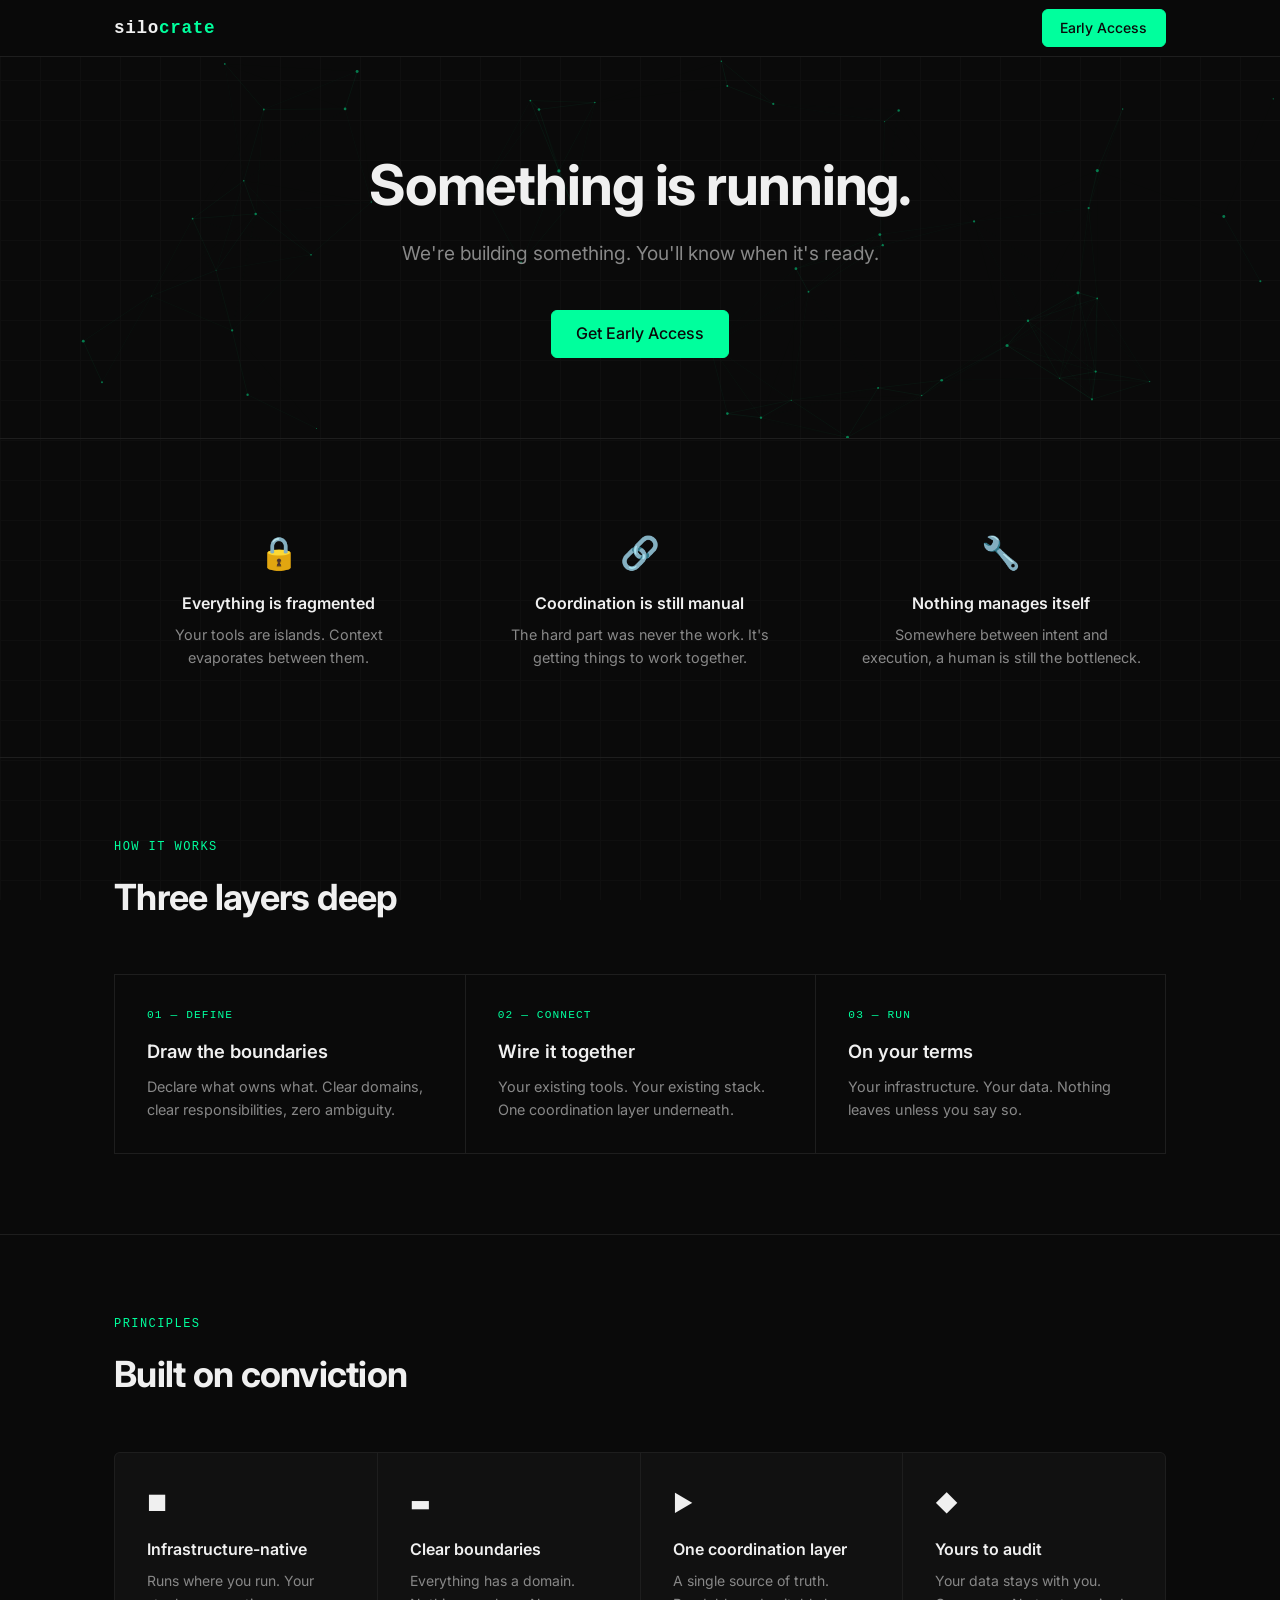
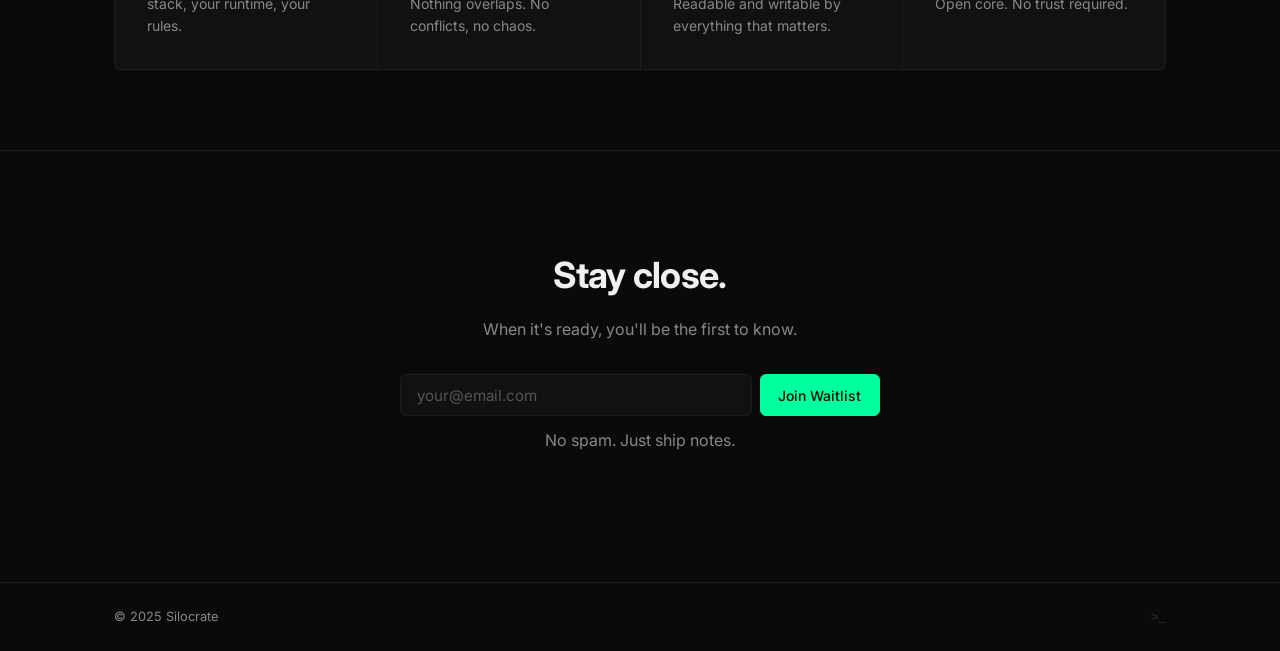
<file: index.html>
<!doctype html>
<html lang="en">
  <head>
    <meta charset="UTF-8" />
    <meta name="viewport" content="width=device-width, initial-scale=1.0" />
    <title>Silocrate</title>
    <meta name="description" content="Not everything announces itself." />
    <meta name="robots" content="index, follow" />

    <!-- Open Graph -->
    <meta property="og:title" content="Silocrate" />
    <meta property="og:description" content="Not everything announces itself." />
    <meta property="og:type" content="website" />
    <meta property="og:url" content="https://silocrate.com" />

    <!-- Favicon -->
    <link rel="icon" href="data:image/svg+xml,<svg xmlns='http://www.w3.org/2000/svg' viewBox='0 0 100 100'><text y='.9em' font-size='90'>▦</text></svg>" />

    <!-- Fonts -->
    <link rel="preconnect" href="https://fonts.googleapis.com" />
    <link rel="preconnect" href="https://fonts.gstatic.com" crossorigin />
    <link href="https://fonts.googleapis.com/css2?family=Inter:wght@400;500;600;700&display=swap" rel="stylesheet" />

    <link rel="stylesheet" href="assets/css/main.css" />
  </head>
  <body>

    <!-- Nav -->
    <nav>
      <div class="container">
        <a href="/" class="nav-logo">silo<span>crate</span></a>
        <a href="#waitlist" class="btn btn-primary">Early Access</a>
      </div>
    </nav>

    <!-- Hero -->
    <section class="hero">
      <canvas id="hero-canvas" aria-hidden="true"></canvas>
      <div class="container">
        <h1>Something is running.</h1>
        <p>
          We're building something. You'll know when it's ready.
        </p>
        <div class="hero-ctas">
          <a href="#waitlist" class="btn btn-primary">Get Early Access</a>
        </div>
      </div>
    </section>

    <!-- Problem strip -->
    <section class="problems">
      <div class="container">
        <div class="problems-grid">
          <div class="problem-item">
            <span class="problem-icon">🔒</span>
            <h3>Everything is fragmented</h3>
            <p>Your tools are islands. Context evaporates between them.</p>
          </div>
          <div class="problem-item">
            <span class="problem-icon">🔗</span>
            <h3>Coordination is still manual</h3>
            <p>The hard part was never the work. It's getting things to work together.</p>
          </div>
          <div class="problem-item">
            <span class="problem-icon">🔧</span>
            <h3>Nothing manages itself</h3>
            <p>Somewhere between intent and execution, a human is still the bottleneck.</p>
          </div>
        </div>
      </div>
    </section>

    <!-- How it works -->
    <section class="how">
      <div class="container">
        <span class="section-label">How it works</span>
        <h2 class="section-title">Three layers deep</h2>
        <div class="steps">
          <div class="step">
            <span class="step-num">01 — Define</span>
            <h3>Draw the boundaries</h3>
            <p>Declare what owns what. Clear domains, clear responsibilities, zero ambiguity.</p>
          </div>
          <div class="step">
            <span class="step-num">02 — Connect</span>
            <h3>Wire it together</h3>
            <p>Your existing tools. Your existing stack. One coordination layer underneath.</p>
          </div>
          <div class="step">
            <span class="step-num">03 — Run</span>
            <h3>On your terms</h3>
            <p>Your infrastructure. Your data. Nothing leaves unless you say so.</p>
          </div>
        </div>
      </div>
    </section>

    <!-- Feature highlights -->
    <section class="features">
      <div class="container">
        <span class="section-label">Principles</span>
        <h2 class="section-title">Built on conviction</h2>
        <div class="features-grid">
          <div class="feature-card">
            <span class="feature-icon">&#9632;</span>
            <h3>Infrastructure-native</h3>
            <p>Runs where you run. Your stack, your runtime, your rules.</p>
          </div>
          <div class="feature-card">
            <span class="feature-icon">&#9644;</span>
            <h3>Clear boundaries</h3>
            <p>Everything has a domain. Nothing overlaps. No conflicts, no chaos.</p>
          </div>
          <div class="feature-card">
            <span class="feature-icon">&#9654;</span>
            <h3>One coordination layer</h3>
            <p>A single source of truth. Readable and writable by everything that matters.</p>
          </div>
          <div class="feature-card">
            <span class="feature-icon">&#9670;</span>
            <h3>Yours to audit</h3>
            <p>Your data stays with you. Open core. No trust required.</p>
          </div>
        </div>
      </div>
    </section>

    <!-- Early access CTA -->
    <section class="cta-section" id="waitlist">
      <div class="container">
        <h2>Stay close.</h2>
        <p>When it's ready, you'll be the first to know.</p>
        <form class="waitlist-form" id="waitlist-form" action="mailto:hello@silocrate.com" method="GET" enctype="text/plain">
          <input type="email" name="email" placeholder="your@email.com" required autocomplete="email" />
          <button type="submit" class="btn btn-primary">Join Waitlist</button>
        </form>
        <p class="fine-print">No spam. Just ship notes.</p>
      </div>
    </section>

    <!-- Footer -->
    <footer>
      <div class="container">
        <span class="footer-copy">&copy; 2025 Silocrate</span>
        <div class="footer-links">
          <button id="terminal-trigger" title=">_" aria-label="terminal">&gt;_</button>
        </div>
      </div>
    </footer>

    <script src="assets/js/main.js" defer></script>
    <script src="assets/js/hero.js" defer></script>
  </body>
</html>
</file>
<file: assets/css/main.css>
/* === Design Tokens === */
:root {
  --bg: #0a0a0a;
  --bg-surface: #111111;
  --bg-border: #1e1e1e;
  --text-primary: #f0f0f0;
  --text-secondary: #888;
  --accent: #00ff9d;
  --accent-dim: #00ff9d22;
  --font-sans: 'Inter', system-ui, sans-serif;
  --font-mono: 'JetBrains Mono', 'Fira Code', monospace;
  --radius: 6px;
  --max-width: 1100px;
}

/* === Reset === */
*, *::before, *::after { box-sizing: border-box; margin: 0; padding: 0; }

html { scroll-behavior: smooth; }

body {
  background-color: var(--bg);
  color: var(--text-primary);
  font-family: var(--font-sans);
  line-height: 1.6;
  min-height: 100vh;
  -webkit-font-smoothing: antialiased;
}

/* === Faint grid background === */
body::before {
  content: '';
  position: fixed;
  inset: 0;
  background-image:
    linear-gradient(var(--bg-border) 1px, transparent 1px),
    linear-gradient(90deg, var(--bg-border) 1px, transparent 1px);
  background-size: 40px 40px;
  opacity: 0.3;
  pointer-events: none;
  z-index: 0;
}

/* === Layout helpers === */
.container {
  max-width: var(--max-width);
  margin: 0 auto;
  padding: 0 1.5rem;
  position: relative;
  z-index: 1;
}

section { position: relative; z-index: 1; }

/* === Nav === */
nav {
  position: sticky;
  top: 0;
  z-index: 100;
  background: rgba(10, 10, 10, 0.85);
  backdrop-filter: blur(10px);
  border-bottom: 1px solid var(--bg-border);
}

nav .container {
  display: flex;
  align-items: center;
  justify-content: space-between;
  height: 56px;
}

.nav-logo {
  font-family: var(--font-mono);
  font-size: 1.1rem;
  font-weight: 600;
  color: var(--text-primary);
  text-decoration: none;
  letter-spacing: 0.04em;
}

.nav-logo span { color: var(--accent); }

.btn {
  display: inline-block;
  padding: 0.45rem 1.1rem;
  border-radius: var(--radius);
  font-size: 0.875rem;
  font-weight: 500;
  text-decoration: none;
  cursor: pointer;
  transition: all 0.15s ease;
  font-family: var(--font-sans);
}

.btn-primary {
  background: var(--accent);
  color: #0a0a0a;
  border: 1px solid var(--accent);
}

.btn-primary:hover {
  background: #00e68a;
  border-color: #00e68a;
}

.btn-ghost {
  background: transparent;
  color: var(--text-primary);
  border: 1px solid var(--bg-border);
}

.btn-ghost:hover {
  border-color: #444;
  background: var(--bg-surface);
}

/* === Hero === */
.hero {
  padding: 6rem 0 5rem;
  text-align: center;
  position: relative;
  overflow: hidden;
}

#hero-canvas {
  position: absolute;
  inset: 0;
  width: 100%;
  height: 100%;
  pointer-events: none;
  z-index: 0;
}

.hero h1 {
  font-size: clamp(2rem, 5vw, 3.5rem);
  font-weight: 700;
  line-height: 1.15;
  letter-spacing: -0.02em;
  max-width: 780px;
  margin: 0 auto 1.25rem;
  color: var(--text-primary);
}

.hero h1 em {
  font-style: normal;
  color: var(--accent);
}

.hero p {
  font-size: clamp(1rem, 2vw, 1.2rem);
  color: var(--text-secondary);
  max-width: 600px;
  margin: 0 auto 2.5rem;
  line-height: 1.7;
}

.hero-ctas {
  display: flex;
  gap: 0.75rem;
  justify-content: center;
  flex-wrap: wrap;
}

.hero-ctas .btn {
  padding: 0.65rem 1.5rem;
  font-size: 1rem;
}

/* === Problem Strip === */
.problems {
  padding: 4rem 0;
  border-top: 1px solid var(--bg-border);
  border-bottom: 1px solid var(--bg-border);
}

.problems-grid {
  display: grid;
  grid-template-columns: repeat(auto-fit, minmax(260px, 1fr));
  gap: 2rem;
}

.problem-item {
  text-align: center;
  padding: 1.5rem;
}

.problem-icon {
  font-size: 2rem;
  margin-bottom: 0.75rem;
  display: block;
}

.problem-item h3 {
  font-size: 1rem;
  font-weight: 600;
  color: var(--text-primary);
  margin-bottom: 0.4rem;
}

.problem-item p {
  font-size: 0.9rem;
  color: var(--text-secondary);
}

/* === How It Works === */
.how {
  padding: 5rem 0;
}

.section-label {
  font-family: var(--font-mono);
  font-size: 0.75rem;
  letter-spacing: 0.12em;
  text-transform: uppercase;
  color: var(--accent);
  margin-bottom: 0.75rem;
  display: block;
}

.section-title {
  font-size: clamp(1.5rem, 3vw, 2.25rem);
  font-weight: 700;
  letter-spacing: -0.02em;
  margin-bottom: 3rem;
  color: var(--text-primary);
}

.steps {
  display: grid;
  grid-template-columns: repeat(auto-fit, minmax(240px, 1fr));
  gap: 0;
  counter-reset: steps;
}

.step {
  padding: 2rem;
  border: 1px solid var(--bg-border);
  border-right: none;
  position: relative;
}

.step:last-child { border-right: 1px solid var(--bg-border); }

.step-num {
  font-family: var(--font-mono);
  font-size: 0.7rem;
  color: var(--accent);
  letter-spacing: 0.1em;
  text-transform: uppercase;
  margin-bottom: 0.75rem;
  display: block;
}

.step h3 {
  font-size: 1.15rem;
  font-weight: 600;
  margin-bottom: 0.5rem;
  color: var(--text-primary);
}

.step p {
  font-size: 0.9rem;
  color: var(--text-secondary);
  line-height: 1.6;
}

/* === Feature Cards === */
.features {
  padding: 5rem 0;
  border-top: 1px solid var(--bg-border);
}

.features-grid {
  display: grid;
  grid-template-columns: repeat(auto-fit, minmax(240px, 1fr));
  gap: 1px;
  background: var(--bg-border);
  border: 1px solid var(--bg-border);
  border-radius: var(--radius);
  overflow: hidden;
}

.feature-card {
  background: var(--bg-surface);
  padding: 2rem;
  transition: background 0.15s;
}

.feature-card:hover { background: #161616; }

.feature-icon {
  font-size: 1.4rem;
  margin-bottom: 1rem;
  display: block;
}

.feature-card h3 {
  font-size: 1rem;
  font-weight: 600;
  color: var(--text-primary);
  margin-bottom: 0.5rem;
}

.feature-card p {
  font-size: 0.875rem;
  color: var(--text-secondary);
  line-height: 1.6;
}

/* === Early Access CTA === */
.cta-section {
  padding: 6rem 0;
  text-align: center;
  border-top: 1px solid var(--bg-border);
}

.cta-section h2 {
  font-size: clamp(1.5rem, 3vw, 2.25rem);
  font-weight: 700;
  letter-spacing: -0.02em;
  margin-bottom: 0.75rem;
  color: var(--text-primary);
}

.cta-section p {
  font-size: 1rem;
  color: var(--text-secondary);
  margin-bottom: 2rem;
}

.waitlist-form {
  display: flex;
  gap: 0.5rem;
  justify-content: center;
  flex-wrap: wrap;
  max-width: 480px;
  margin: 0 auto 0.75rem;
}

.waitlist-form input[type="email"] {
  flex: 1;
  min-width: 220px;
  padding: 0.65rem 1rem;
  background: var(--bg-surface);
  border: 1px solid var(--bg-border);
  border-radius: var(--radius);
  color: var(--text-primary);
  font-size: 0.95rem;
  font-family: var(--font-sans);
  outline: none;
  transition: border-color 0.15s;
}

.waitlist-form input[type="email"]:focus {
  border-color: var(--accent);
}

.waitlist-form input[type="email"]::placeholder { color: #555; }

.fine-print {
  font-size: 0.78rem;
  color: #555;
}

/* === Footer === */
footer {
  border-top: 1px solid var(--bg-border);
  padding: 1.5rem 0;
  position: relative;
  z-index: 1;
}

footer .container {
  display: flex;
  align-items: center;
  justify-content: space-between;
  flex-wrap: wrap;
  gap: 0.5rem;
}

.footer-copy {
  font-size: 0.8rem;
  color: var(--text-secondary);
}

.footer-links {
  display: flex;
  gap: 1.25rem;
  align-items: center;
}

.footer-links a {
  font-size: 0.8rem;
  color: var(--text-secondary);
  text-decoration: none;
  transition: color 0.15s;
}

.footer-links a:hover { color: var(--text-primary); }

#terminal-trigger {
  font-family: var(--font-mono);
  font-size: 0.8rem;
  color: #333;
  cursor: pointer;
  user-select: none;
  background: none;
  border: none;
  padding: 0;
  transition: color 0.15s;
}

#terminal-trigger:hover { color: #555; }

/* === Responsive === */
@media (max-width: 768px) {
  .step { border-right: 1px solid var(--bg-border); border-bottom: none; }
  .step:last-child { border-bottom: 1px solid var(--bg-border); }

  .hero { padding: 4rem 0 3rem; }
  .how, .features, .cta-section { padding: 3rem 0; }
  .problems { padding: 3rem 0; }
}

@media (max-width: 480px) {
  nav .container { padding: 0 1rem; }
  .hero h1 { font-size: 1.75rem; }
}
</file>
